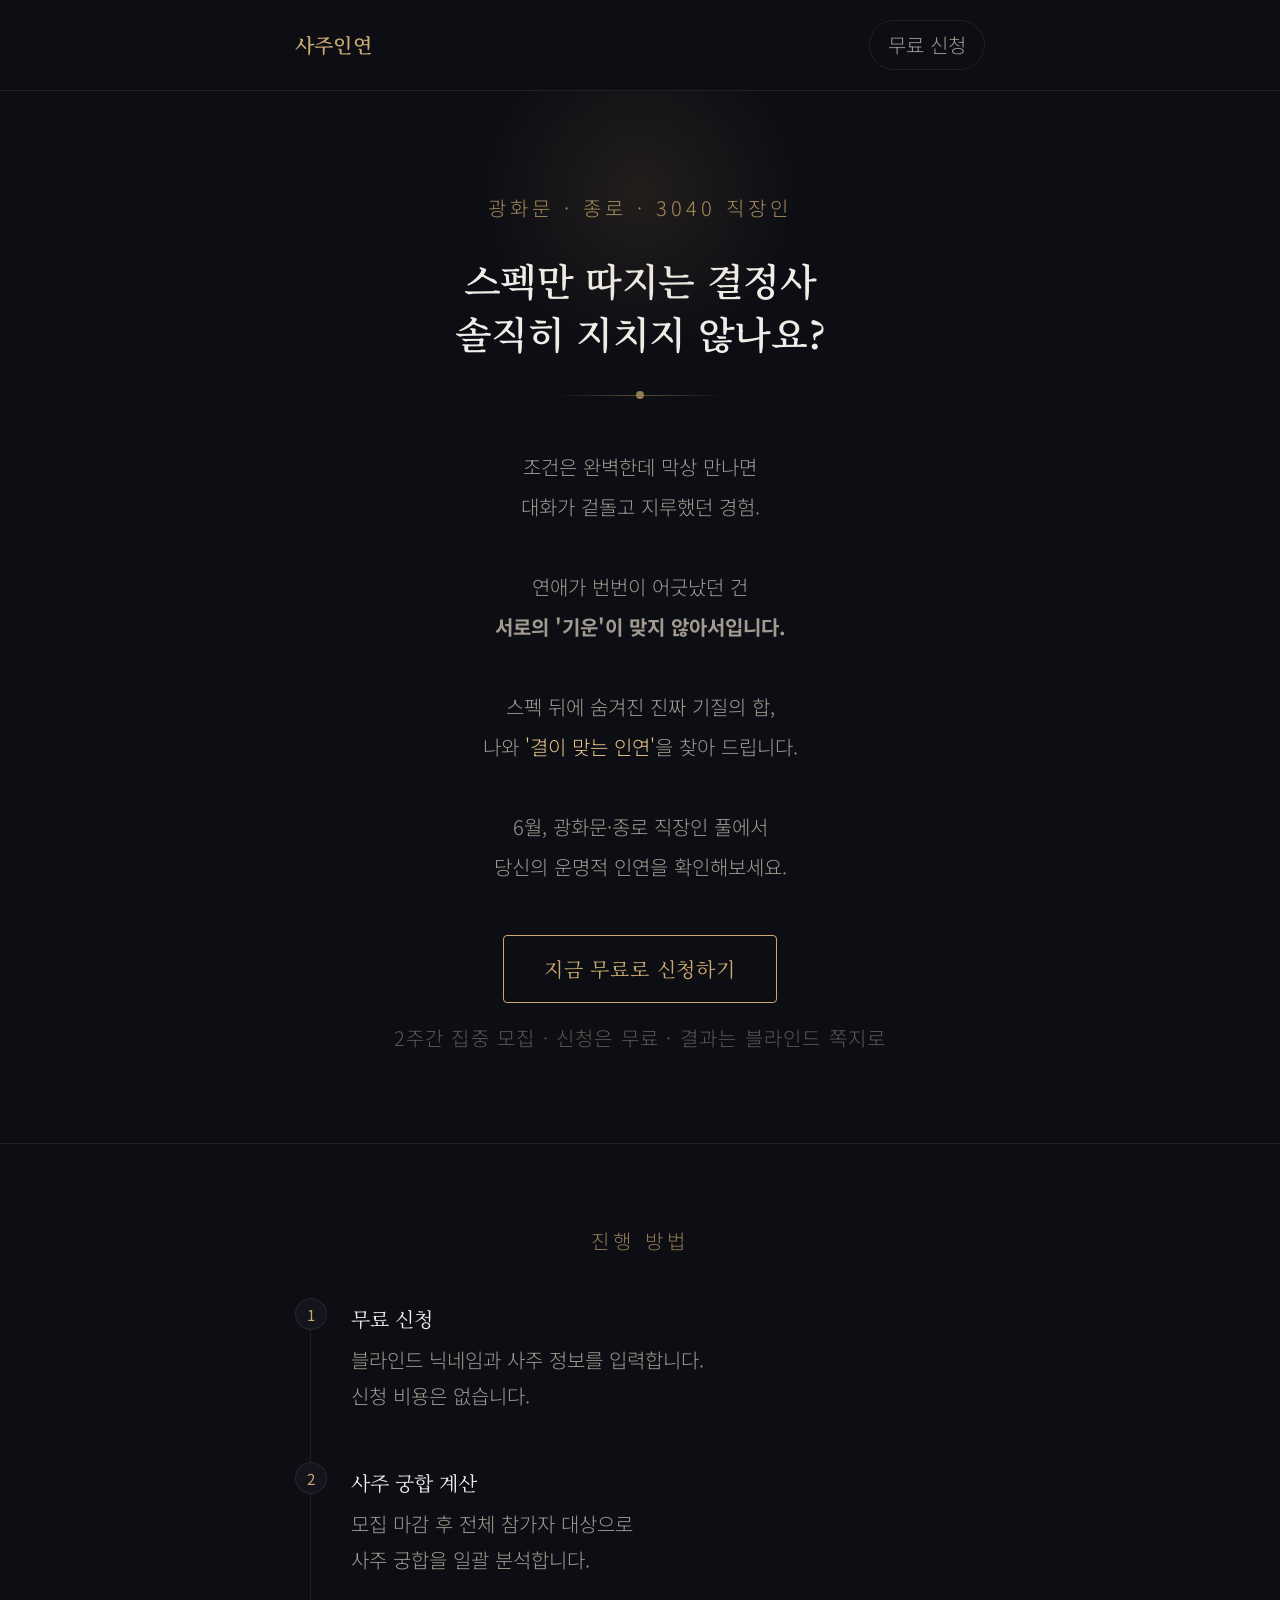
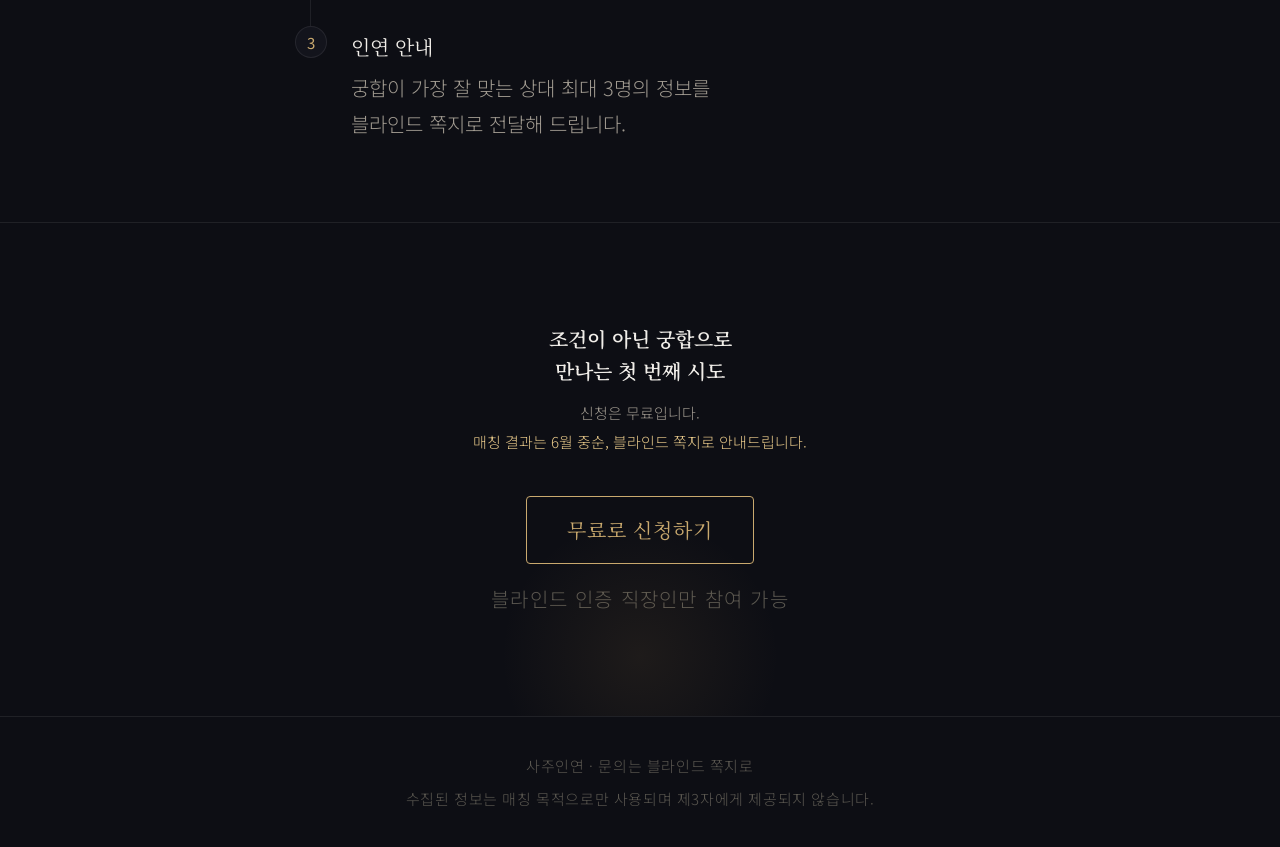
<file: index.html>
<!DOCTYPE html>
<html lang="ko">
<head>
<meta charset="UTF-8">
<meta name="viewport" content="width=device-width, initial-scale=1.0">
<title>사주인연 — 6월 무료 신청</title>
<link rel="preconnect" href="https://fonts.googleapis.com">
<link href="https://fonts.googleapis.com/css2?family=Noto+Serif+KR:wght@400;600&family=Noto+Sans+KR:wght@300;400&display=swap" rel="stylesheet">
<link rel="stylesheet" href="saju.css">
</head>
<body>

<nav>
  <div class="wrap">
    <span class="logo">사주인연</span>
    <a href="https://forms.gle/yKwc1RrHMMNfigjp9" target="_blank" class="nav-btn">무료 신청</a>
  </div>
</nav>

<main>

  <section class="hero">
    <div class="wrap">
      <p class="eyebrow">광화문 · 종로 · 3040 직장인</p>
      <h1>스펙만 따지는 결정사<br>솔직히 지치지 않나요?</h1>

      <div class="thread">
        <div class="line r"></div>
        <div class="dot"></div>
        <div class="line"></div>
      </div>

      <p class="hook">
        조건은 완벽한데 막상 만나면<br>
        대화가 겉돌고 지루했던 경험.<br>
        <br>
        연애가 번번이 어긋났던 건<br>
        <strong>서로의 '기운'이 맞지 않아서입니다.</strong><br>
        <br>
        스펙 뒤에 숨겨진 진짜 기질의 합,<br>
        나와 <em>'결이 맞는 인연'</em>을 찾아 드립니다.<br>
        <br>
        6월, 광화문·종로 직장인 풀에서<br>
        당신의 운명적 인연을 확인해보세요.
      </p>

      <a href="https://forms.gle/yKwc1RrHMMNfigjp9" target="_blank" class="cta">지금 무료로 신청하기</a>
      <p class="sub">2주간 집중 모집 · 신청은 무료 · 결과는 블라인드 쪽지로</p>
    </div>
  </section>

  <section class="how">
    <div class="wrap">
      <p class="sec-label">진행 방법</p>
      <ol>
        <li>
          <span class="num">1</span>
          <div class="how-content">
            <strong>무료 신청</strong>
            <p>블라인드 닉네임과 사주 정보를 입력합니다.<br>신청 비용은 없습니다.</p>
          </div>
        </li>
        <li>
          <span class="num">2</span>
          <div class="how-content">
            <strong>사주 궁합 계산</strong>
            <p>모집 마감 후 전체 참가자 대상으로<br>사주 궁합을 일괄 분석합니다.</p>
          </div>
        </li>
        <li>
          <span class="num">3</span>
          <div class="how-content">
            <strong>인연 안내</strong>
            <p>궁합이 가장 잘 맞는 상대 최대 3명의 정보를<br>블라인드 쪽지로 전달해 드립니다.</p>
          </div>
        </li>
      </ol>
    </div>
  </section>

  <section class="cta-sec">
    <div class="wrap">
      <h2>조건이 아닌 궁합으로<br>만나는 첫 번째 시도</h2>
      <p class="h2-sub">
        신청은 무료입니다.<br>
        <em>매칭 결과는 6월 중순, 블라인드 쪽지로 안내드립니다.</em>
      </p>
      <a href="https://forms.gle/yKwc1RrHMMNfigjp9" target="_blank" class="cta">무료로 신청하기</a>
      <p class="sub">블라인드 인증 직장인만 참여 가능</p>
    </div>
  </section>

</main>

<footer>
  <div class="wrap">
    <p>사주인연 · 문의는 블라인드 쪽지로</p>
    
    <p>수집된 정보는 매칭 목적으로만 사용되며 제3자에게 제공되지 않습니다.</p>
  </div>
</footer>

</body>
</html>
</file>
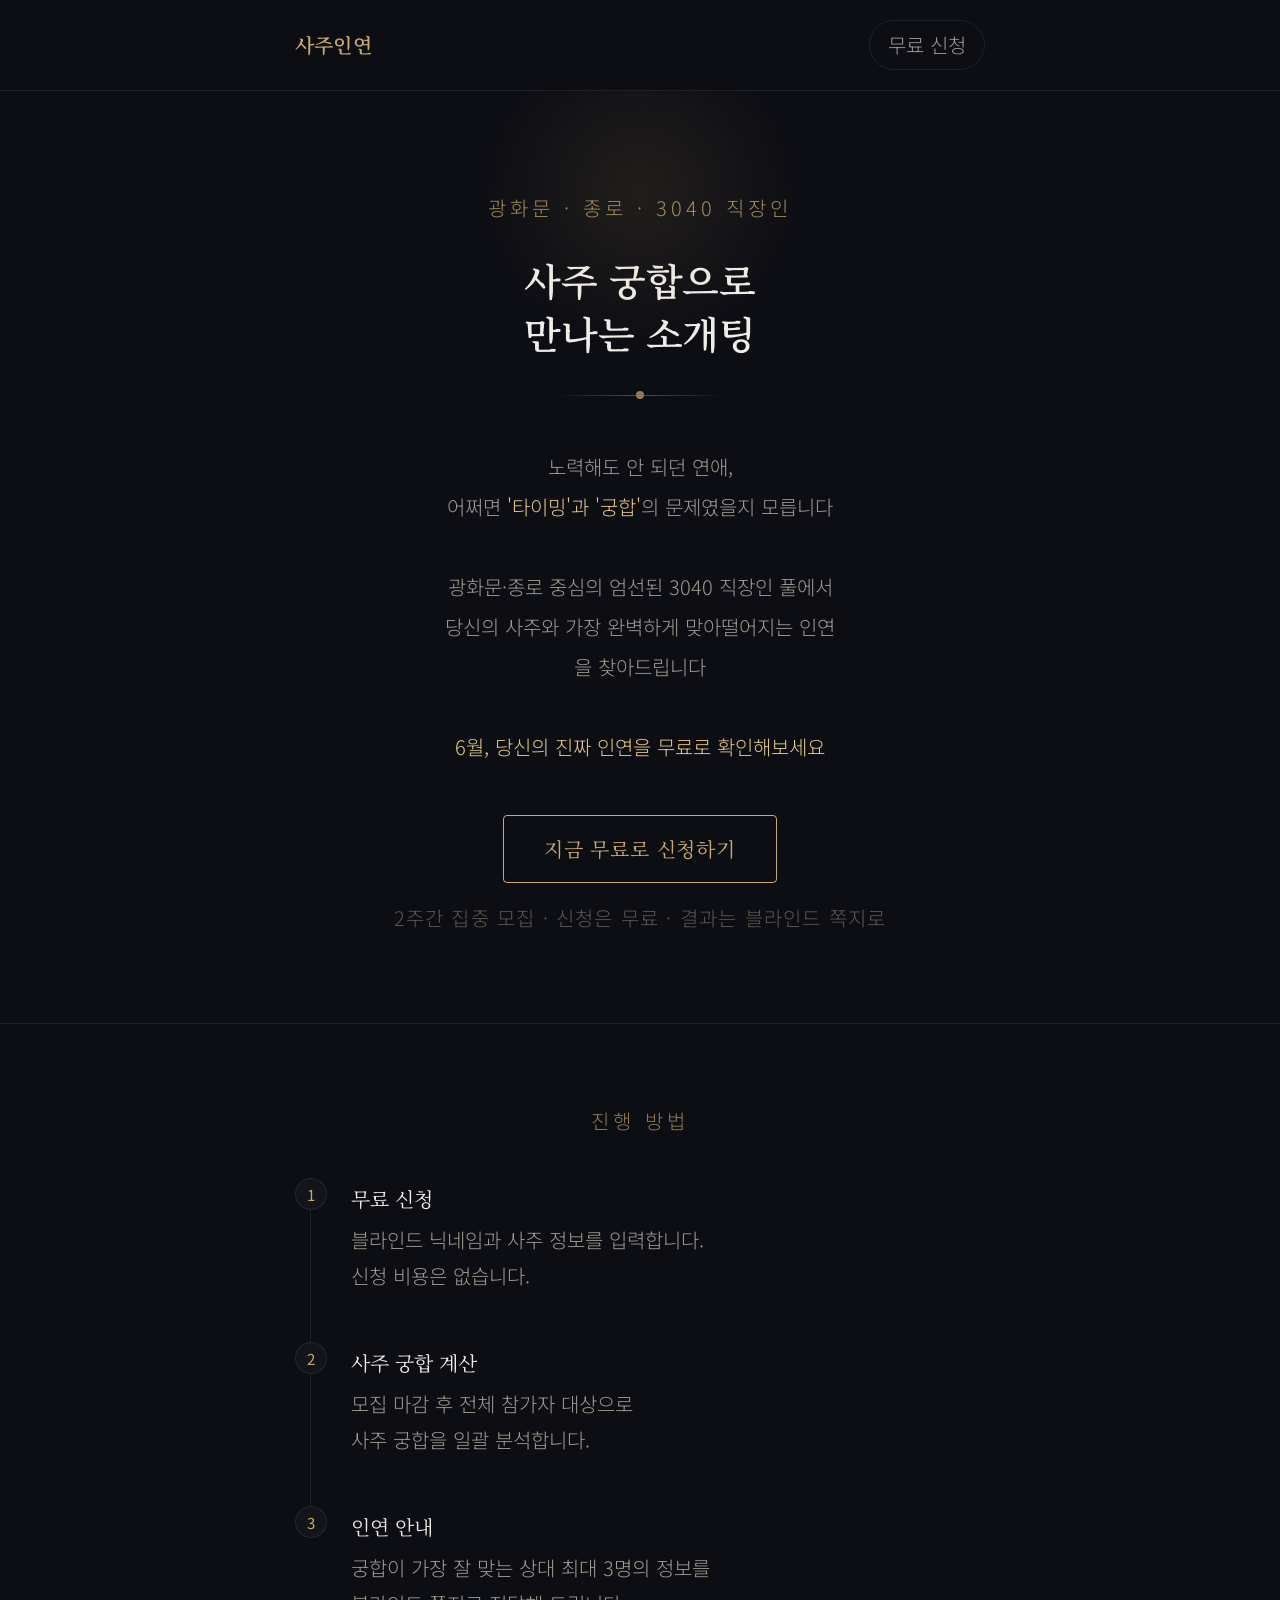
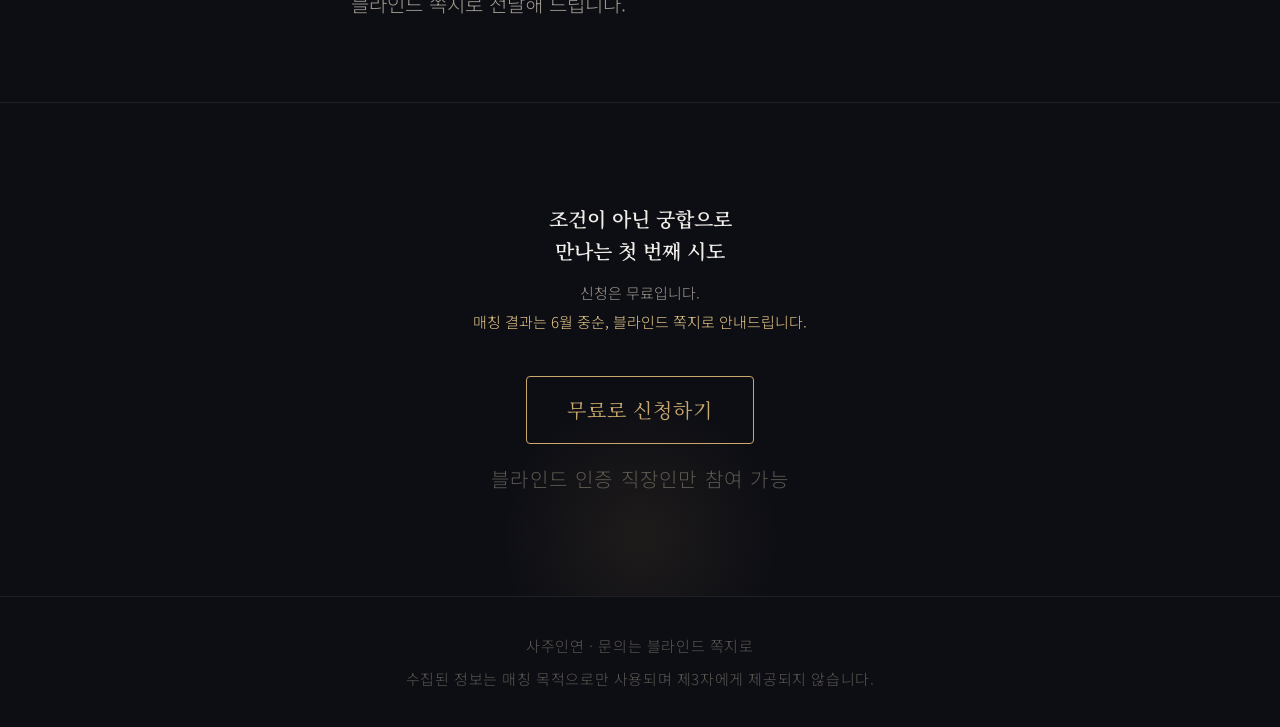
<file: saju.html>
<!DOCTYPE html>
<html lang="ko">
<head>
<meta charset="UTF-8">
<meta name="viewport" content="width=device-width, initial-scale=1.0">
<title>사주인연 — 6월 무료 신청</title>
<link rel="preconnect" href="https://fonts.googleapis.com">
<link href="https://fonts.googleapis.com/css2?family=Noto+Serif+KR:wght@400;600&family=Noto+Sans+KR:wght@300;400&display=swap" rel="stylesheet">
<link rel="stylesheet" href="saju.css">
</head>
<body>

<nav>
  <div class="wrap">
    <span class="logo">사주인연</span>
    <a href="https://forms.gle/yKwc1RrHMMNfigjp9" target="_blank" class="nav-btn">무료 신청</a>
  </div>
</nav>

<main>

  <section class="hero">
    <div class="wrap">
      <p class="eyebrow">광화문 · 종로 · 3040 직장인</p>
      <h1>사주 궁합으로<br>만나는 소개팅</h1>

      <div class="thread">
        <div class="line r"></div>
        <div class="dot"></div>
        <div class="line"></div>
      </div>

      <p class="hook">
        노력해도 안 되던 연애,<br>
        어쩌면 <em>'타이밍'과 '궁합'</em>의 문제였을지 모릅니다<br><br>
        광화문·종로 중심의 엄선된 3040 직장인 풀에서<br>
        당신의 사주와 가장 완벽하게 맞아떨어지는 인연을 찾아드립니다<br><br>
        <em>6월, 당신의 진짜 인연을 무료로 확인해보세요</em>
      </p>

      <a href="https://forms.gle/yKwc1RrHMMNfigjp9" target="_blank" class="cta">지금 무료로 신청하기</a>
      <p class="sub">2주간 집중 모집 · 신청은 무료 · 결과는 블라인드 쪽지로</p>
    </div>
  </section>

  <section class="how">
    <div class="wrap">
      <p class="sec-label">진행 방법</p>
      <ol>
        <li>
          <span class="num">1</span>
          <div class="how-content">
            <strong>무료 신청</strong>
            <p>블라인드 닉네임과 사주 정보를 입력합니다.<br>신청 비용은 없습니다.</p>
          </div>
        </li>
        <li>
          <span class="num">2</span>
          <div class="how-content">
            <strong>사주 궁합 계산</strong>
            <p>모집 마감 후 전체 참가자 대상으로<br>사주 궁합을 일괄 분석합니다.</p>
          </div>
        </li>
        <li>
          <span class="num">3</span>
          <div class="how-content">
            <strong>인연 안내</strong>
            <p>궁합이 가장 잘 맞는 상대 최대 3명의 정보를<br>블라인드 쪽지로 전달해 드립니다.</p>
          </div>
        </li>
      </ol>
    </div>
  </section>

  <section class="cta-sec">
    <div class="wrap">
      <h2>조건이 아닌 궁합으로<br>만나는 첫 번째 시도</h2>
      <p class="h2-sub">
        신청은 무료입니다.<br>
        <em>매칭 결과는 6월 중순, 블라인드 쪽지로 안내드립니다.</em>
      </p>
      <a href="https://forms.gle/여기에구글폼링크" target="_blank" class="cta">무료로 신청하기</a>
      <p class="sub">블라인드 인증 직장인만 참여 가능</p>
    </div>
  </section>

</main>

<footer>
  <div class="wrap">
    <p>사주인연 · 문의는 블라인드 쪽지로</p>
    <p>수집된 정보는 매칭 목적으로만 사용되며 제3자에게 제공되지 않습니다.</p>
  </div>
</footer>

</body>
</html>
</file>
<file: saju.css>
*, *::before, *::after { box-sizing: border-box; margin: 0; padding: 0; }

:root {
  --bg: #0d0e14;
  --bg2: #13141c;
  --border: rgba(255,255,255,0.08);
  --gold: #c9a96e;
  --gold2: #e8c98a;
  --text: #f0ede8;
  --text2: #a09a90;
  --text3: #5a5750;
  --serif: 'Noto Serif KR', serif;
  --sans: 'Noto Sans KR', sans-serif;
}

html { scroll-behavior: smooth; }

body {
  font-family: var(--sans);
  background: var(--bg);
  color: var(--text);
  font-size: 20px;
  line-height: 1.7;
}

.wrap {
  max-width: 750px;
  margin: 0 auto;
  padding: 0 30px;
}

/* NAV */
nav {
  padding: 20px 0;
  border-bottom: 1px solid var(--border);
  background: var(--bg);
  position: sticky;
  top: 0;
  z-index: 99;
}
nav .wrap {
  display: flex;
  justify-content: space-between;
  align-items: center;
}
.logo {
  font-family: var(--serif);
  font-size: 20px;
  font-weight: 600;
  color: var(--gold);
  letter-spacing: 0.01em;
}
.nav-btn {
  font-size: 20px;
  font-weight: 300;
  color: var(--text2);
  text-decoration: none;
  padding: 7px 18px;
  border: 1px solid var(--border);
  border-radius: 100px;
  transition: all 0.2s;
}
.nav-btn:hover {
  border-color: var(--gold);
  color: var(--gold);
}

/* HERO */
.hero {
  padding: 100px 0 88px;
  border-bottom: 1px solid var(--border);
  text-align: center;
  position: relative;
  overflow: hidden;
}

.hero::before {
  content: '';
  position: absolute;
  top: -60px;
  left: 50%;
  transform: translateX(-50%);
  width: 320px;
  height: 320px;
  border-radius: 50%;
  background: radial-gradient(circle, rgba(180,140,80,0.12) 0%, transparent 70%);
  pointer-events: none;
}

.eyebrow {
  font-size: 20px;
  letter-spacing: 0.2em;
  color: var(--gold);
  font-weight: 300;
  margin-bottom: 28px;
  opacity: 0.8;
}

h1 {
  font-family: var(--serif);
  font-size: 38px;
  font-weight: 600;
  line-height: 1.4;
  letter-spacing: -0.01em;
  margin-bottom: 32px;
  color: var(--text);
}

.hook {
  font-size: 20px;
  color: var(--text2);
  font-weight: 300;
  line-height: 2;
  margin-bottom: 48px;
  max-width: 400px;
  margin-left: auto;
  margin-right: auto;
}

.hook em {
  font-style: normal;
  color: var(--gold2);
}

.thread {
  display: flex;
  align-items: center;
  justify-content: center;
  gap: 0;
  margin-bottom: 48px;
}
.dot {
  width: 8px;
  height: 8px;
  border-radius: 50%;
  background: var(--gold);
  opacity: 0.7;
}
.line {
  height: 1px;
  width: 80px;
  background: linear-gradient(90deg, var(--gold) 0%, transparent 100%);
  opacity: 0.4;
}
.line.r {
  background: linear-gradient(90deg, transparent 0%, var(--gold) 100%);
}

.cta {
  display: inline-block;
  padding: 16px 40px;
  background: transparent;
  color: var(--gold);
  font-family: var(--serif);
  font-size: 20px;
  font-weight: 400;
  border-radius: 4px;
  text-decoration: none;
  border: 1px solid var(--gold);
  transition: all 0.25s;
  letter-spacing: 0.04em;
}
.cta:hover {
  background: var(--gold);
  color: var(--bg);
}

.sub {
  margin-top: 18px;
  font-size: 20px;
  color: var(--text3);
  font-weight: 300;
  letter-spacing: 0.06em;
}

/* HOW */
.how {
  padding: 80px 0;
  border-bottom: 1px solid var(--border);
}

.sec-label {
  font-size: 20px;
  letter-spacing: 0.2em;
  color: var(--gold);
  font-weight: 300;
  margin-bottom: 40px;
  opacity: 0.7;
  text-align: center;
}

.how ol {
  list-style: none;
  display: flex;
  flex-direction: column;
  gap: 0;
}
.how li {
  display: flex;
  gap: 24px;
  position: relative;
}
.how li:not(:last-child)::after {
  content: '';
  position: absolute;
  left: 15px;
  top: 32px;
  bottom: -32px;
  width: 1px;
  background: var(--border);
}
.num {
  width: 32px;
  height: 32px;
  border-radius: 50%;
  border: 1px solid var(--border);
  display: flex;
  align-items: center;
  justify-content: center;
  font-size: 15px;
  color: var(--gold);
  font-weight: 400;
  flex-shrink: 0;
  background: var(--bg2);
  position: relative;
  z-index: 1;
}
.how-content {
  padding: 4px 0 48px;
}
.how li:last-child .how-content { padding-bottom: 0; }
.how li strong {
  display: block;
  font-size: 20px;
  font-weight: 400;
  color: var(--text);
  margin-bottom: 6px;
  font-family: var(--serif);
}
.how li p {
  font-size: 20px;
  color: var(--text2);
  font-weight: 300;
  line-height: 1.8;
}

/* BLIND */
.blind-sec {
  padding: 80px 0;
  border-bottom: 1px solid var(--border);
  text-align: center;
}
.blind-row {
  display: flex;
  align-items: flex-start;
  justify-content: center;
  margin-top: 40px;
}
.blind-col {
  flex: 1;
  max-width: 180px;
  display: flex;
  flex-direction: column;
  gap: 14px;
}
.col-tag {
  font-size: 15px;
  letter-spacing: 0.14em;
  font-weight: 400;
  margin-bottom: 4px;
}
.open-tag { color: var(--gold); }
.hidden-tag { color: var(--text3); }
.blind-col p:not(.col-tag) {
  font-size: 15px;
  font-weight: 300;
}
.blind-col.open-col p:not(.col-tag) { color: var(--text); }
.blind-col.hidden-col p:not(.col-tag) { color: var(--text3); text-decoration: line-through; text-decoration-color: var(--text3); }
.vdivider {
  width: 1px;
  background: var(--border);
  align-self: stretch;
  margin: 0 48px;
}

/* CTA BOTTOM */
.cta-sec {
  padding: 100px 0;
  text-align: center;
  position: relative;
  overflow: hidden;
}
.cta-sec::before {
  content: '';
  position: absolute;
  bottom: -80px;
  left: 50%;
  transform: translateX(-50%);
  width: 280px;
  height: 280px;
  border-radius: 50%;
  background: radial-gradient(circle, rgba(180,140,80,0.1) 0%, transparent 70%);
  pointer-events: none;
}
h2 {
  font-family: var(--serif);
  font-size: 20px;
  font-weight: 600;
  line-height: 1.6;
  margin-bottom: 12px;
  color: var(--text);
}
.h2-sub {
  font-size: 15px;
  color: var(--text2);
  font-weight: 300;
  margin-bottom: 40px;
  line-height: 1.9;
}
.h2-sub em {
  font-style: normal;
  color: var(--gold2);
}

/* FOOTER */
footer {
  border-top: 1px solid var(--border);
  padding: 32px 0;
  text-align: center;
}
footer p {
  font-size: 15px;
  color: var(--text3);
  font-weight: 300;
  line-height: 2.2;
  letter-spacing: 0.04em;
}

/* MOBILE */
@media (max-width: 768px) {
  body { font-size: 17px; }

  .wrap { padding: 0 22px; }

  nav { padding: 18px 0; }
  .logo { font-size: 20px; }
  .nav-btn { font-size: 14px; padding: 10px 20px; }

  .hero { padding: 64px 0 56px; }
  .eyebrow { font-size: 13px; letter-spacing: 0.12em; margin-bottom: 20px; }
  h1 { font-size: 34px; margin-bottom: 28px; line-height: 1.35; }
  .hook { font-size: 16px; line-height: 2.1; margin-bottom: 40px; }
  .cta { font-size: 17px; padding: 18px 0; width: 100%; text-align: center; display: block; }
  .sub { font-size: 14px; letter-spacing: 0.03em; }

  .sec-label { font-size: 13px; margin-bottom: 32px; }
  .how { padding: 64px 0; }
  .how li strong { font-size: 16px; }
  .how li p { font-size: 15px; line-height: 1.85; }
  .num { width: 28px; height: 28px; font-size: 13px; }
  .how-content { padding: 4px 0 44px; }

  .blind-sec { padding: 64px 0; }
  .col-tag { font-size: 13px; }
  .blind-col p:not(.col-tag) { font-size: 18px; }
  .vdivider { margin: 0 32px; }
  .blind-col { gap: 18px; }

  .cta-sec { padding: 72px 0; }
  h2 { font-size: 26px; line-height: 1.55; }
  .h2-sub { font-size: 16px; margin-bottom: 36px; }

  .line { width: 52px; }
  .dot { width: 10px; height: 10px; }

  footer p { font-size: 13px; line-height: 2.2; }
}
</file>
